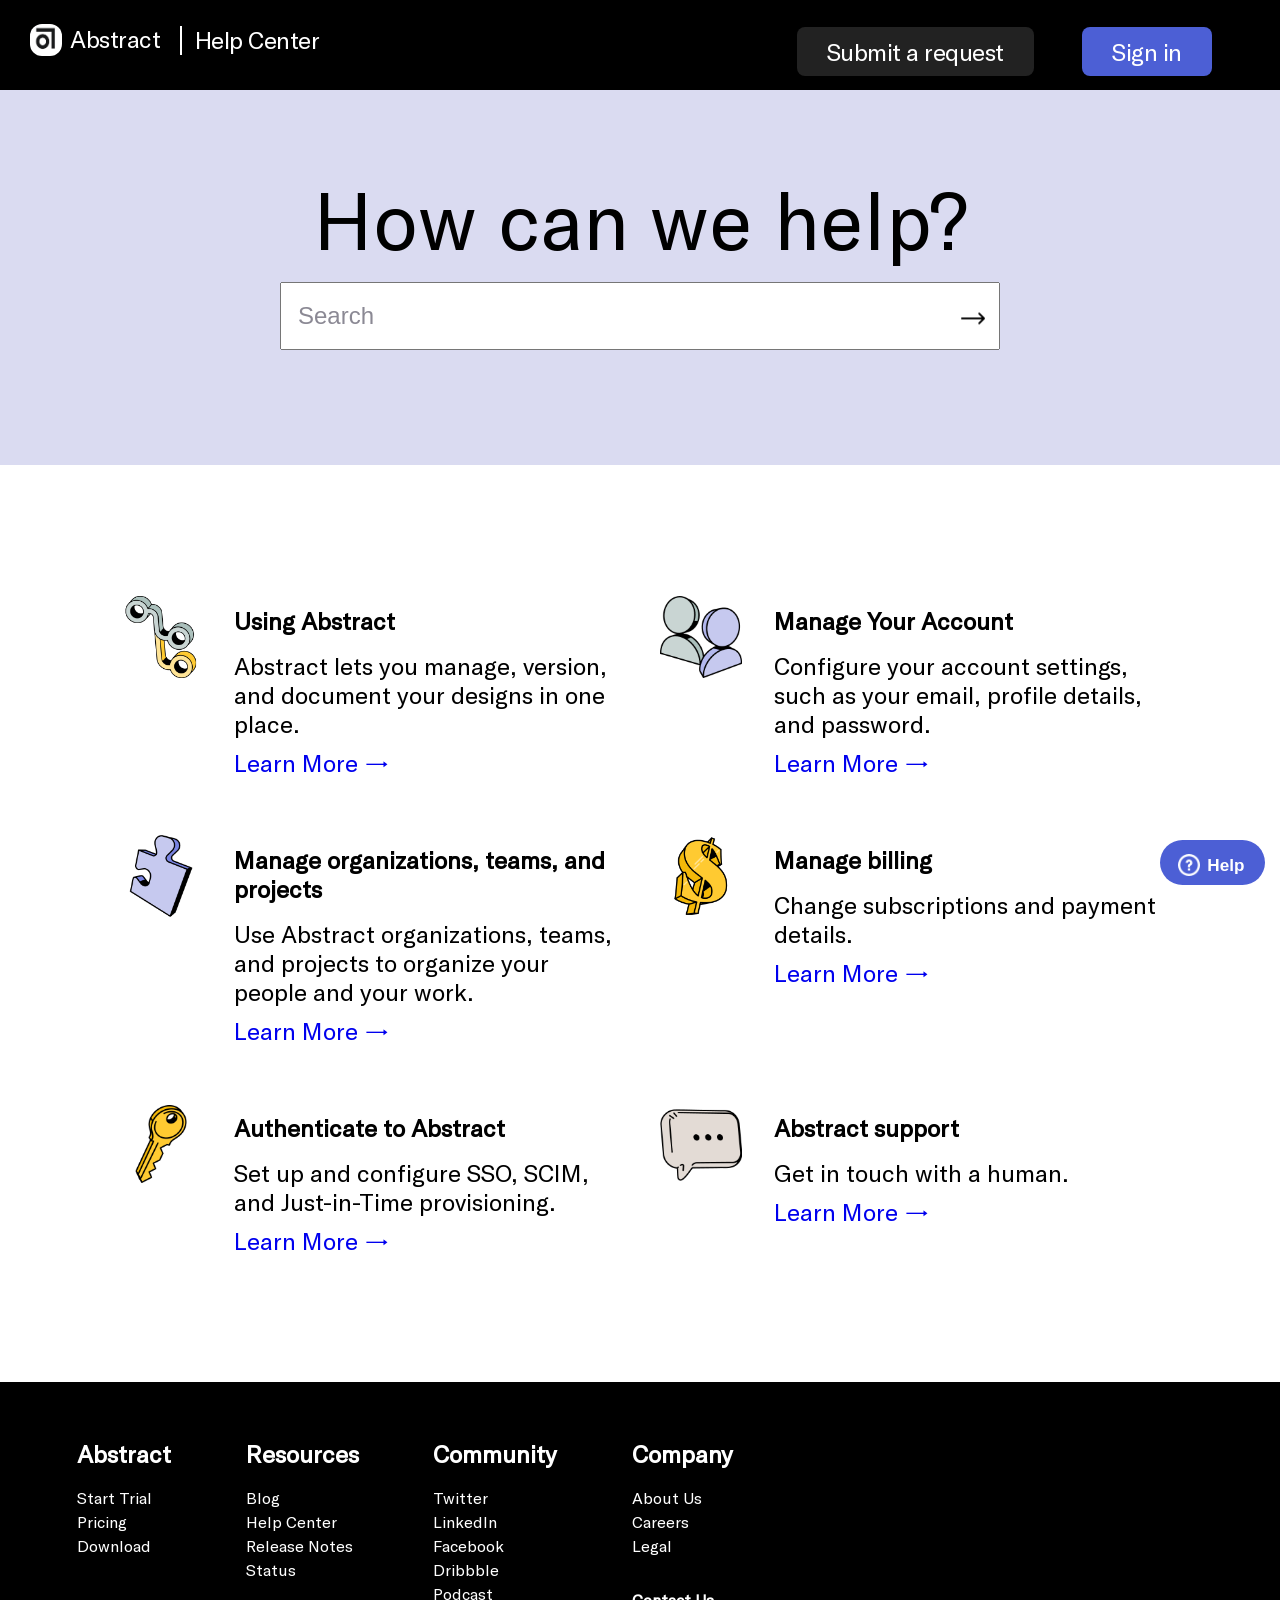
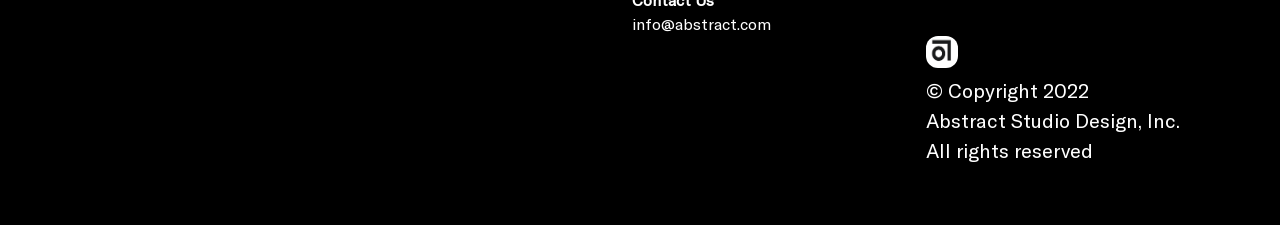
<file: index.html>
<!DOCTYPE html>
<html lang="en">
<head>
    <meta charset="UTF-8">
    <meta http-equiv="X-UA-Compatible" content="IE=edge">
    <meta name="viewport" content="width=device-width, initial-scale=1.0">
    <title>Abstract</title>
    <link rel="stylesheet" href="Abstract.css">
    <link rel="stylesheet" href="hamburgermenu.css">
</head>
<body>
    <!--======================================================
        ------- The sign-up/sign-in bar and logo image-------- 
        =====================================================-->
    <nav class="nav-bar">
        <div class="container">
                <div class="logo">
                        <div class="img-logo">
                        <img class="main-logo" src="img/abstract.PNG" alt="" height="32px" width="32px">
                        <a href="#">Abstract</a>
                        </div>
                        <a href="#" class="help">Help Center</a>
                </div>
                
            
                <div class="sub-sign">
                    <a href="#" class="sub">Submit a request</a>
                    <a href="#" class="sign">Sign in</a>
                </div>
        </div>

        
    </nav>


    <div class="menu-wrap">
        <input type="checkbox" class="toggler">
        <div class="hamburger"><div class="line"></div></div>
        <div class="drop-down">
            <div class="bg1">
                <div class="bg2">
                    <a href="#">Submit a request</a>
                    <a href="#">Sign in</a>
                </div>
            </div>
        </div>
    </div>
    <!--======================================================
        ---------------------- THE HEADER--------------------- 
        =====================================================-->
    <header class="header">
        <div class="head-container">
            <div class="headtext">How can we help?</div>
            <form action="" class="search">
                 <input  type="search" value="Search" name="search" placeholder="Search" />
            </form>
            <div class="header-img"><img src="img/right-arrow.png" alt="right-arrow"></div>
        </div>
    </header>
    <section class="main">
        <article>
            <div class="art-image">
                <img src="img/Using-abstract.png" alt="">
            </div>
            <div class="p-a-article">
                <h4>Using Abstract</h4>
                <p>Abstract lets you manage, version, and document your designs in one place.</p>
                <a href="#">Learn More →</a>
            </div>
        </article>
        <article>
            <div class="art-image">
                <img src="img/Manage-your-account.png" alt="">
            </div>
            <div class="p-a-article">
                <h4>Manage Your Account</h4>
                <p>Configure your account settings, 
                    such as your email, profile details, 
                    and password.</p>
                <a href="#">Learn More →</a>
            </div>
        </article>
        <article>
            <div class="art-image">
                <img src="img/Manage-org-teams-proj.png" alt="">
            </div>
            <div class="p-a-article">
                <h4>Manage organizations, teams, and projects</h4>
                <p>Use Abstract organizations, teams, 
                    and projects to organize your people and your work.</p>
                <span><a href="#">Learn More →</a></span>
            </div>
        </article>
        <article>
            <div class="art-image">
                <img src="img/manage-billing.png" alt="">
            </div>
            <div class="p-a-article">
                <h4>Manage billing</h4>
                <p>Change subscriptions and payment details.</p>
                <a href="#">Learn More →</a>
            </div>
        </article>
        <article>
            <div class="art-image">
                <img src="img/Authenticate-to-abstract.png" alt="">
            </div>
            <div class="p-a-article">
                <h4>Authenticate to Abstract</h4>
                <p>Set up and configure SSO, SCIM, and Just-in-Time provisioning.</p>
                <a href="#">Learn More →</a>
            </div>
        </article>
        <article>
            <div class="art-image">
                <img src="img/Abstarct-support.png" alt="">
            </div>
            <div class="p-a-article">
                <h4>Abstract support</h4>
                <p>Get in touch with a human.</p>
                <a href="#">Learn More →</a>
            </div>
        </article>
    </section>

    <footer class="ft-container">
        <div class="ft-main">
            <div class="column1 g-col">
                <h3>Abstract</h3>
                <a href="#">Start Trial</a>
                <a href="#">Pricing</a>
                <a href="#">Download</a>
            </div>
            <div class="column2 g-col">
                <h3>Resources</h3>
                <a href="#">Blog</a>
                <a href="#">Help Center</a>
                <a href="#">Release Notes</a>
                <a href="#">Status</a>
            </div>
            <div class="column3 g-col">
                <h3>Community</h3>
                <a href="#">Twitter</a>
                <a href="#">LinkedIn</a>
                <a href="#">Facebook</a>
                <a href="#">Dribbble</a>
                <a href="#">Podcast</a>
            </div>
            <div class="column4 g-col">
                <h3>Company</h3>
                <a href="#">About Us</a>
                <a href="#">Careers</a>
                <a href="#">Legal</a>
                <div class="column5 g-col">
                    <p>Contact Us</p>
                    <a href="#">info@abstract.com</a>
                </div>
            </div>
            
        </div>

        <div class="ft-aside">
            <img src="img/abstract.PNG" alt="Abstract" width="32px" height="32px">
            <p> &copy; Copyright 2022</p>

            <p>Abstract Studio Design, Inc.</p>
                
            <p>All rights reserved</p> 
        </div>
    </footer>
    <div class="fixed-button">
            <button>
                <a href="#">
                    <div class="fl">
                        <img src="img/question-mark1.png" alt="" width="22px" height="22px" >
                        Help
                    </div>
                </a>
            </button>
        
    </div>
</body>
</html>
</file>
<file: Abstract.css>
@font-face {
    font-family: GT America Standard;
    src: url(Font/FontsFree-Net-GT-America-Regular-1.ttf);
}

* {
    box-sizing: border-box;
    padding: 0;
    margin: 0;
}

body{
    font: 16px;
    font-family: 'GT America Standard', serif;
    position: relative;
}

/* ===================================
-----------NAV SECTION---------------
 =====================================*/

.nav-bar, .container {
    width: 100%;
    height: 90px;
    background-color: #000;
    display: flex;
       
}
.container{
    width: 100%;
    /* margin: auto; */
}

.nav-bar a{
    text-decoration: none;
    color: #fff;
    font-size: 1.5em;
    font-weight: 400px;
    letter-spacing: -.5px;
}



.logo {
    position: absolute;
    top: 40px;
    left: 10px;
    width: 50%;
    display: flex;
    justify-content: space-evenly;
    align-items: center;
    transition: opacity 3s;
}

.img-logo {
    position: absolute;
    /* top: 25px; */
    left: 20px;
    display: flex;
    
}

.help {
    position: absolute;
    /* top: 25px; */
    left: 170px;
    border-left: 2px solid #fff;
    padding: 2px 0 4px 0.8rem;
    line-height: 23px;
    /* margin-right: 15rem; */
}

.help:hover{
    text-decoration: underline;
}

.logo > :not(:last-child):hover {
    opacity: 0.7;
}

.logo img, .ft-aside img {
    background-color: #fff;
    border-radius: 12px;
    margin-right: 8px;
}



.sub-sign {
    position: absolute;
    top: 3vh;
    width: 40%;
    right: 20px;
    /* background-color: #fff; */
    display: flex;
    justify-content: space-evenly;
    align-items: center;
}

.sub-sign a {
   color: #fff;
   background-color: #222;
   border-radius: 8px;
   padding: 10px 30px;
}

a.sign {
   background-color: #4c5fd5;
   transition: background-color 1s ease;

}

.sign:hover {
    background-color: #fff;
    color: #000;
    transition: all 1s ease;
    
}

.sign a:hover {
    color: #000;
}



/* ===================================
-----------HEADER SECTION---------------
 =====================================*/


.header {
     width: 100%;
     padding: 80px 0 115px;
     background-color: #dadbf1;
     /* position: relative; */

}

.head-container {
     position: relative;
     margin: 0 auto;
     width: 90%;
     z-index: 2;
     max-width: 720px;
}


.headtext {
    font-size: 80px;
    margin-bottom: 1rem;
    text-align: center;
}

form {

     z-index: 4;
}

.search {
    position: relative;
    margin: 0 auto;
    max-width: 720px;
    z-index: 3;

}

input[type="search"] {
    width: 100%;
    height: auto;
    padding: 16px;
    font-size: 24px;
    line-height: 32px;
    color: #8b8994;
    z-index: 1;
}


input[type="search"]::-webkit-search-cancel-button{
    -webkit-appearance:none;
}


.header-img {
    position: absolute;
    transform: translateY(-80%);
    right: 15px;
    bottom: -5px;
    z-index: 100;
}





/* ===================================
-----------SECTION--ARTICLE---------------
 =====================================*/


section {
    display: flex;
    flex-wrap: wrap;
    justify-content: space-around; 
    margin: 100px;
/* For a sticky footer */
    flex-grow: 1px;
     
   
    
}

article {
    width: 500px;
    margin: 16px;
    font-size: 24px;
    padding-top: 15px;
    display: flex;
    align-items: start;
    
}

 

article img{
    height: 82.17px;
    width: 82.17px;
    margin-right: 32px;
}


article h4 {
    padding-bottom: 16px;
}

.p-a-article a {
    line-height: 50px;
    font-size: 24px;
    text-decoration: none;
}


.p-a-article a:hover {
    text-decoration: underline;
}



/* ===================================
-----------FOOTER SECTION---------------
 =====================================*/



h3, h4 {
    padding: 10px 0 20px;
    font-weight: bold;
    font-size: 24px;
}

h4 {
    padding-bottom: 5px;
}

.ft-container {
    background-color: #000;
    color: #fff;
    line-height: 1.5em ;
    display: flex;
    flex-direction: column;
    padding: 50px 0 60px;
}

.ft-main {
    width: 60%;
    display: flex;
    justify-content: space-around;
    flex-wrap: wrap;
    margin-left: 40px;
}

.ft-aside {
    align-self: flex-end;
    margin-right: 100px;
    font-size: 20px;
    line-height: 1.5em;
    
}

.ft-main a {
    display: block;
    color: #fff;
    text-decoration: none;
}

.ft-main a:hover {
    text-decoration: underline;
}

.column5 {
    margin-top: 30px;
}

.column5 p {
    font-weight: bold;
}


/* ===================================
-----------HELP BUTTON---------------
 =====================================*/

.fixed-button {
    position: fixed;
    bottom: 15px;
    right: 15px;
    z-index: 999;
    width: 105px;
    height: 45px;
    display: flex;

}

.fixed-button button{
 background-color: #4c5fd5;
 color: #fff;
 font-weight: bold;
 border: none;
 border-radius: 50px;
 font-size: 1.07143rem;
 right: 0px;
 width: 100%;
 
 
}


.fixed-button button img {
    /* Change the image color to white */
    filter: brightness(0) invert(1);

    /* Positioning the image */
    right: 3px;
    top: 5px;
    position: relative;
}

.fixed-button a {
    text-decoration: none;
    color: #fff;
}


@media (max-width: 1024px){
    .sub-sign {
        visibility: hidden;
    }

    .headtext {
        font-size: 64px;
        margin-bottom: 2rem;
        text-align: center;
    }

    .nav-bar, .container {
        background-color: #111;
    }

}


@media (max-width: 768px ) {

    
    .ft-container .ft-aside {
        align-self: flex-start;
        margin-left: 50px;
    }

    section.main {
        flex-direction: column;
        margin: 0;
        justify-content: center;
        align-items: center;
    }


    .headtext {
        font-size: 40px; 
    }

    article {
        width: 250px;
        margin: 8px;
        font-size: 16px;
        padding-top: 7px;
        display: flex;
        align-items: start;
        
    }

    article h4 {
        font-size: 16px;
    }
    .ft-main{
        margin: 0;
    }
    
}
</file>
<file: hamburgermenu.css>
* {
    box-sizing: border-box;
    margin: 0;
    padding: 0;
}

/* ========================================
----------------HAMBURGER MENU-------------
=========================================== */
.menu-wrap {
    position: fixed;
    top: 0;
    right: 0;
    z-index: 1;
    visibility: hidden;
    width: 100%;
}

.menu-wrap .toggler {
    position: absolute;
    top: 20px;
    right: 10px;
    z-index: 2;
    cursor: pointer;
    width: 55px;
    height: 30px;
    opacity: 0;
}

.menu-wrap .hamburger {
    position: absolute;
    top: 20px;
    right: 10px;
    width: 55px;
    height: 30px;
    padding: 1rem;
    /* background-color: black; */
    display: flex;
    align-items: center;
    justify-content: center;
    z-index: 1;
}


/* ========================================
----------------HAMBURGER LINE-------------
=========================================== */

.menu-wrap .hamburger > .line{
    position: relative;
    width: 100%;
    height: 2px;
    background-color: #fff;
    display: flex;
    align-items: center;
    justify-content: center;
    transition: all 0.4s ease ;
    z-index: 1;
}

/* ========================================
------HAMBURGER TOP AND BOTTOM LINE--------
=========================================== */

.menu-wrap .hamburger > .line::before,
.menu-wrap .hamburger > .line::after {
    content: '';
    position: absolute;
    z-index: 1;
    top: -7px;
    width: 100%;
    height: 2px;
    background-color: #fff;
    z-index: 1;
}


/* ========================================
---------HAMBURGER  BOTTOM LINE------------
=========================================== */

.menu-wrap .hamburger > .line::after {
    top: 7px;
}


/* ========================================
-----------HAMBURGER LINE ROTATE-----------
=========================================== */

.menu-wrap .toggler:checked + .hamburger > .line {
    transform: rotate(-135deg);
}


.menu-wrap .toggler:checked + .hamburger > .line::before,
.menu-wrap .toggler:checked + .hamburger > .line::after {
    top: 0;
    transform: rotate(90deg);
}

.menu-wrap .toggler:checked:hover + .hamburger > .line {
    transform: rotate(225deg);
}


/* ========================================
-------------DROP DOWN MENU----------------
=========================================== */


.menu-wrap .drop-down {
    position: relative;
    top: 80px;
    right: 0;
    width: 100%;
    height: 210px;
    visibility: hidden;
    display: flex ;
    align-items: center;
    justify-content: center;
    border-top: 1px solid #888;
    animation: all 4s ease-in-out;
    
}

.menu-wrap .drop-down .bg1 {
    width: 100%;
    height: 100%;
    display: flex;
    flex: none;
}

.menu-wrap .drop-down .bg1 .bg2 {
    display: flex;
    flex-direction: column;
    justify-content: center;
    width: 100%;
    height: 100%;
    background-color: black;
    overflow: hidden;    
    
}

.menu-wrap .drop-down .bg1 .bg2 a {
    background-color: black;
    color: #fff;
    font-size: 24px;
    padding: 1rem 6rem 1.5rem;
    align-self: center;
    text-decoration: none;
    


}




.menu-wrap .drop-down .bg1 .bg2 a:not(:last-of-type) {
    border-bottom: 1px solid #888;
}



/* ========================================
----------SHOW DROP DOWN MENU--------------
=========================================== */






@media (max-width: 1024px) {


    .menu-wrap .toggler:checked ~ .drop-down {
        visibility: visible;
    }
    
    .menu-wrap .toggler:checked ~ .drop-down .bg1 {
        visibility: visible;       
    }


    .menu-wrap {
        position: absolute;
        visibility: visible;
        z-index: 20;
        transition: all 0.4s ease-in-out;

    }

    .menu-wrap .drop-down .bg1 .bg2,
    .menu-wrap .drop-down  .bg1 .bg2 a{
        background-color: #111;
    }

}
</file>
